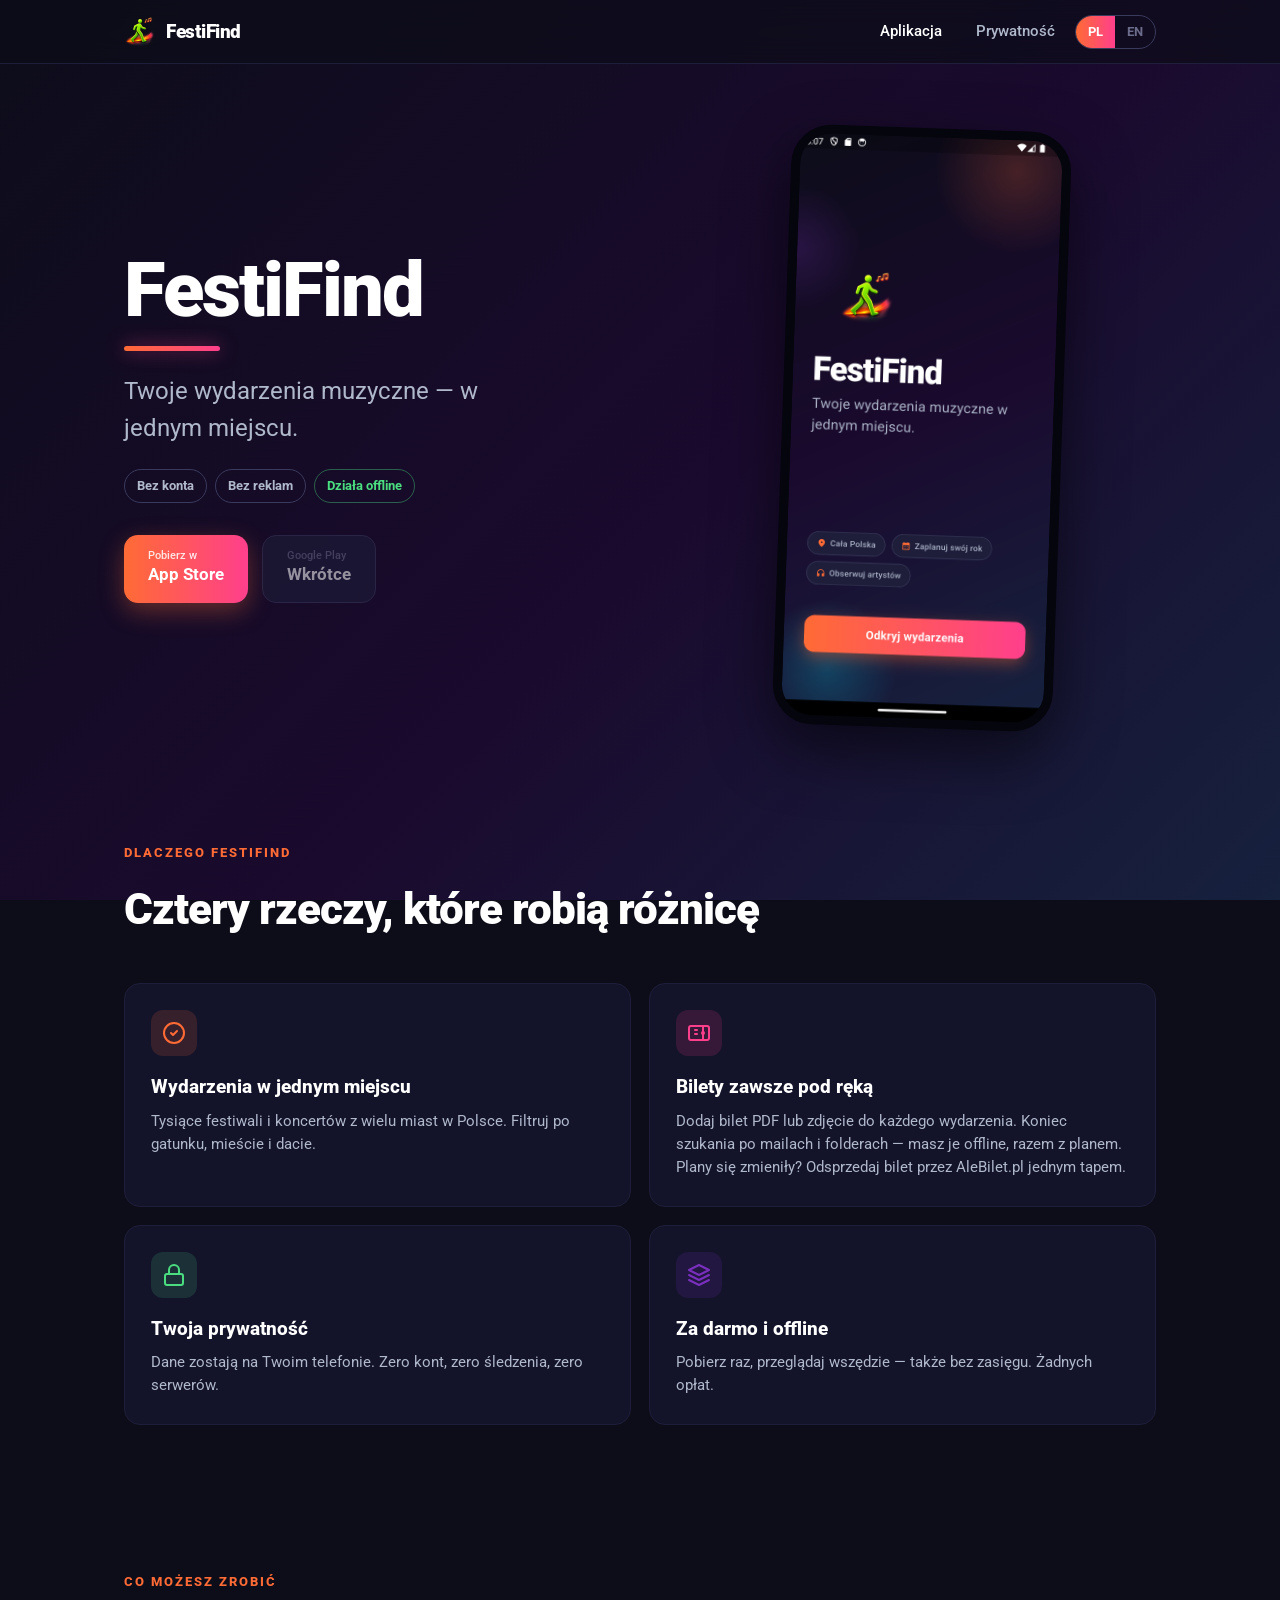
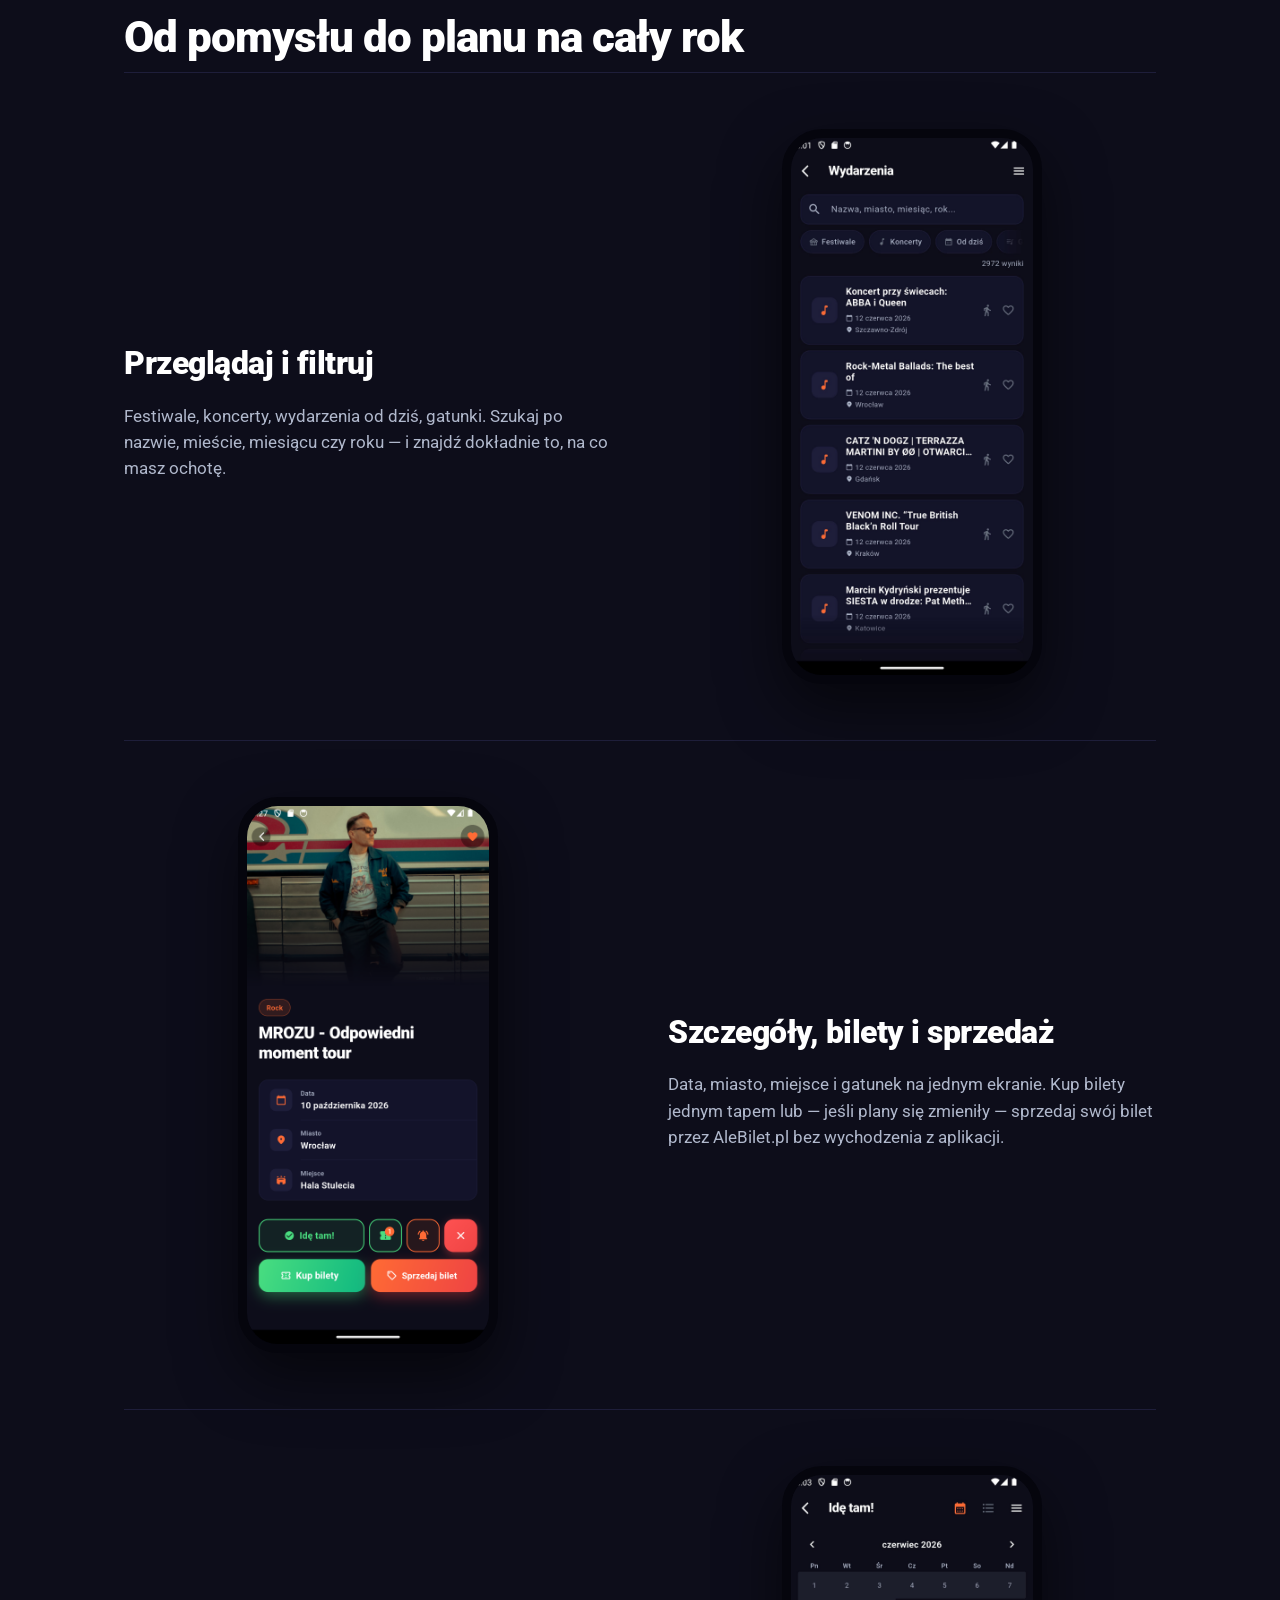
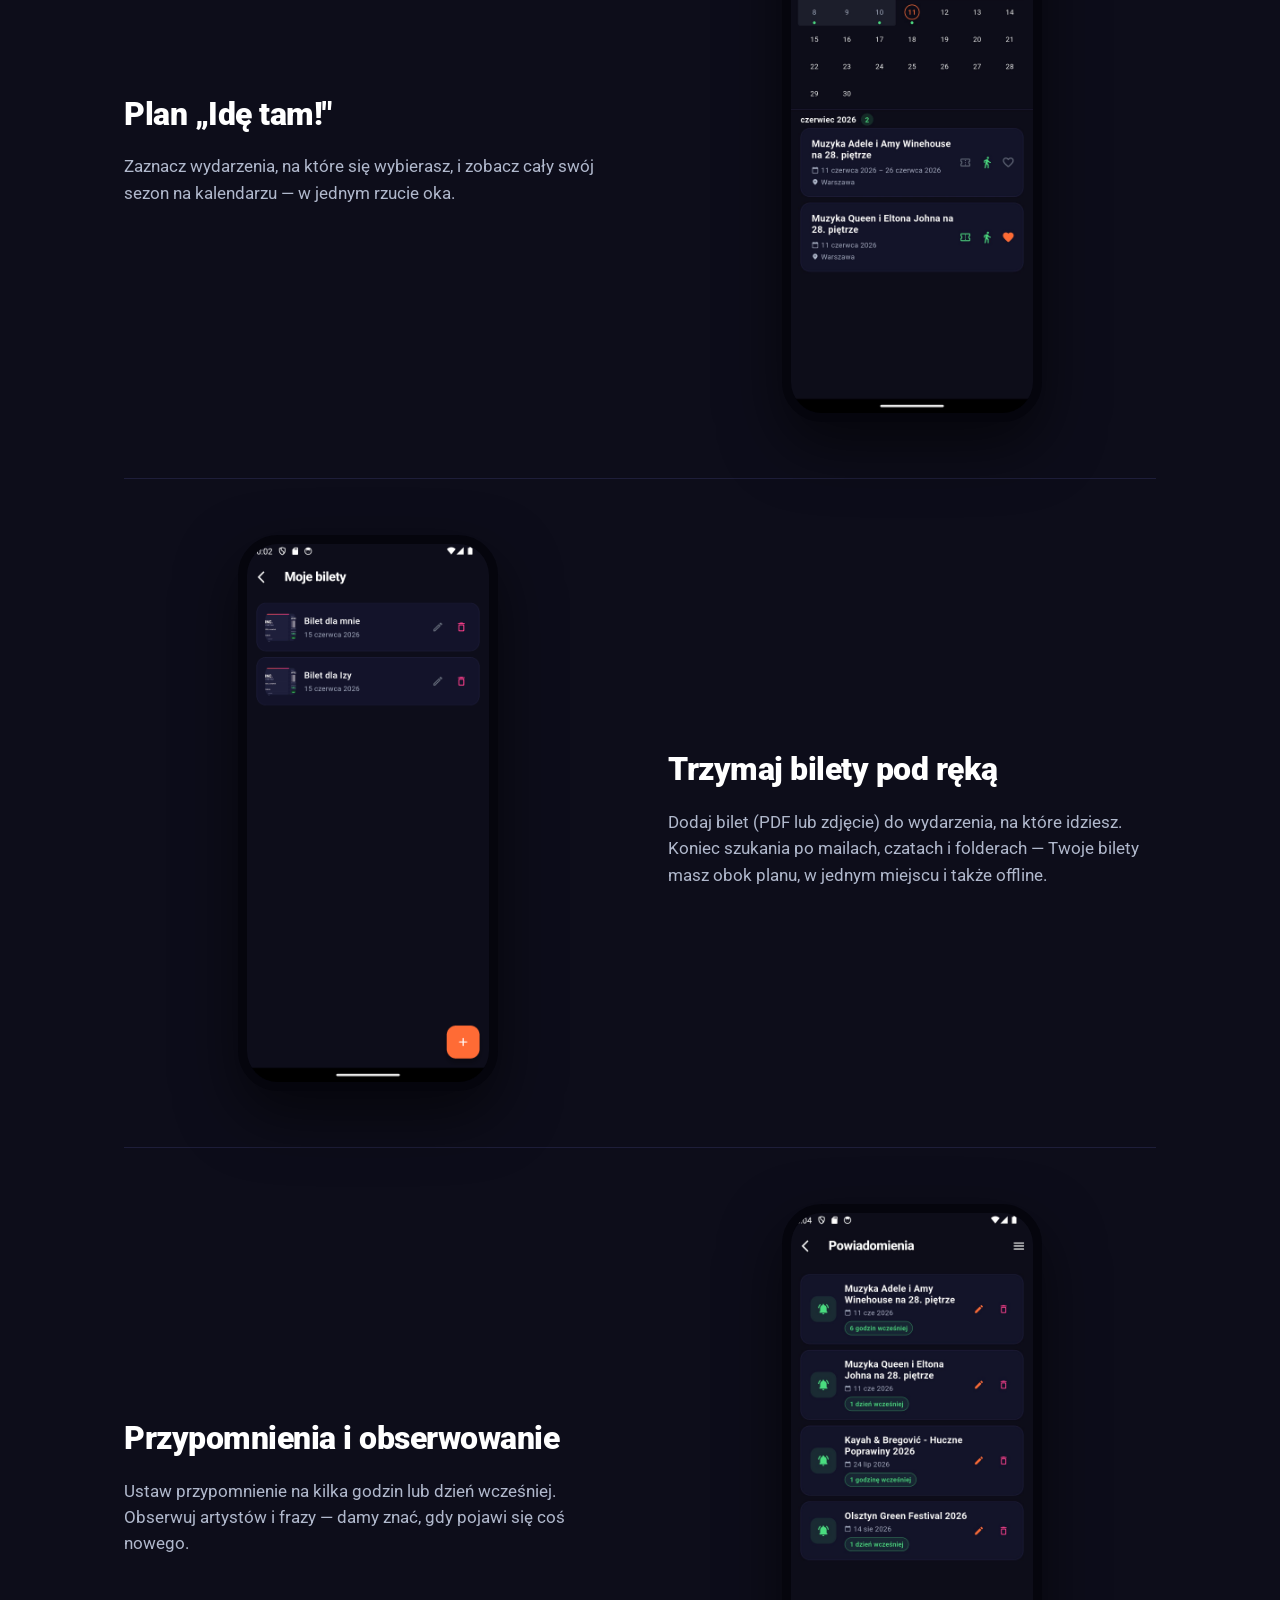
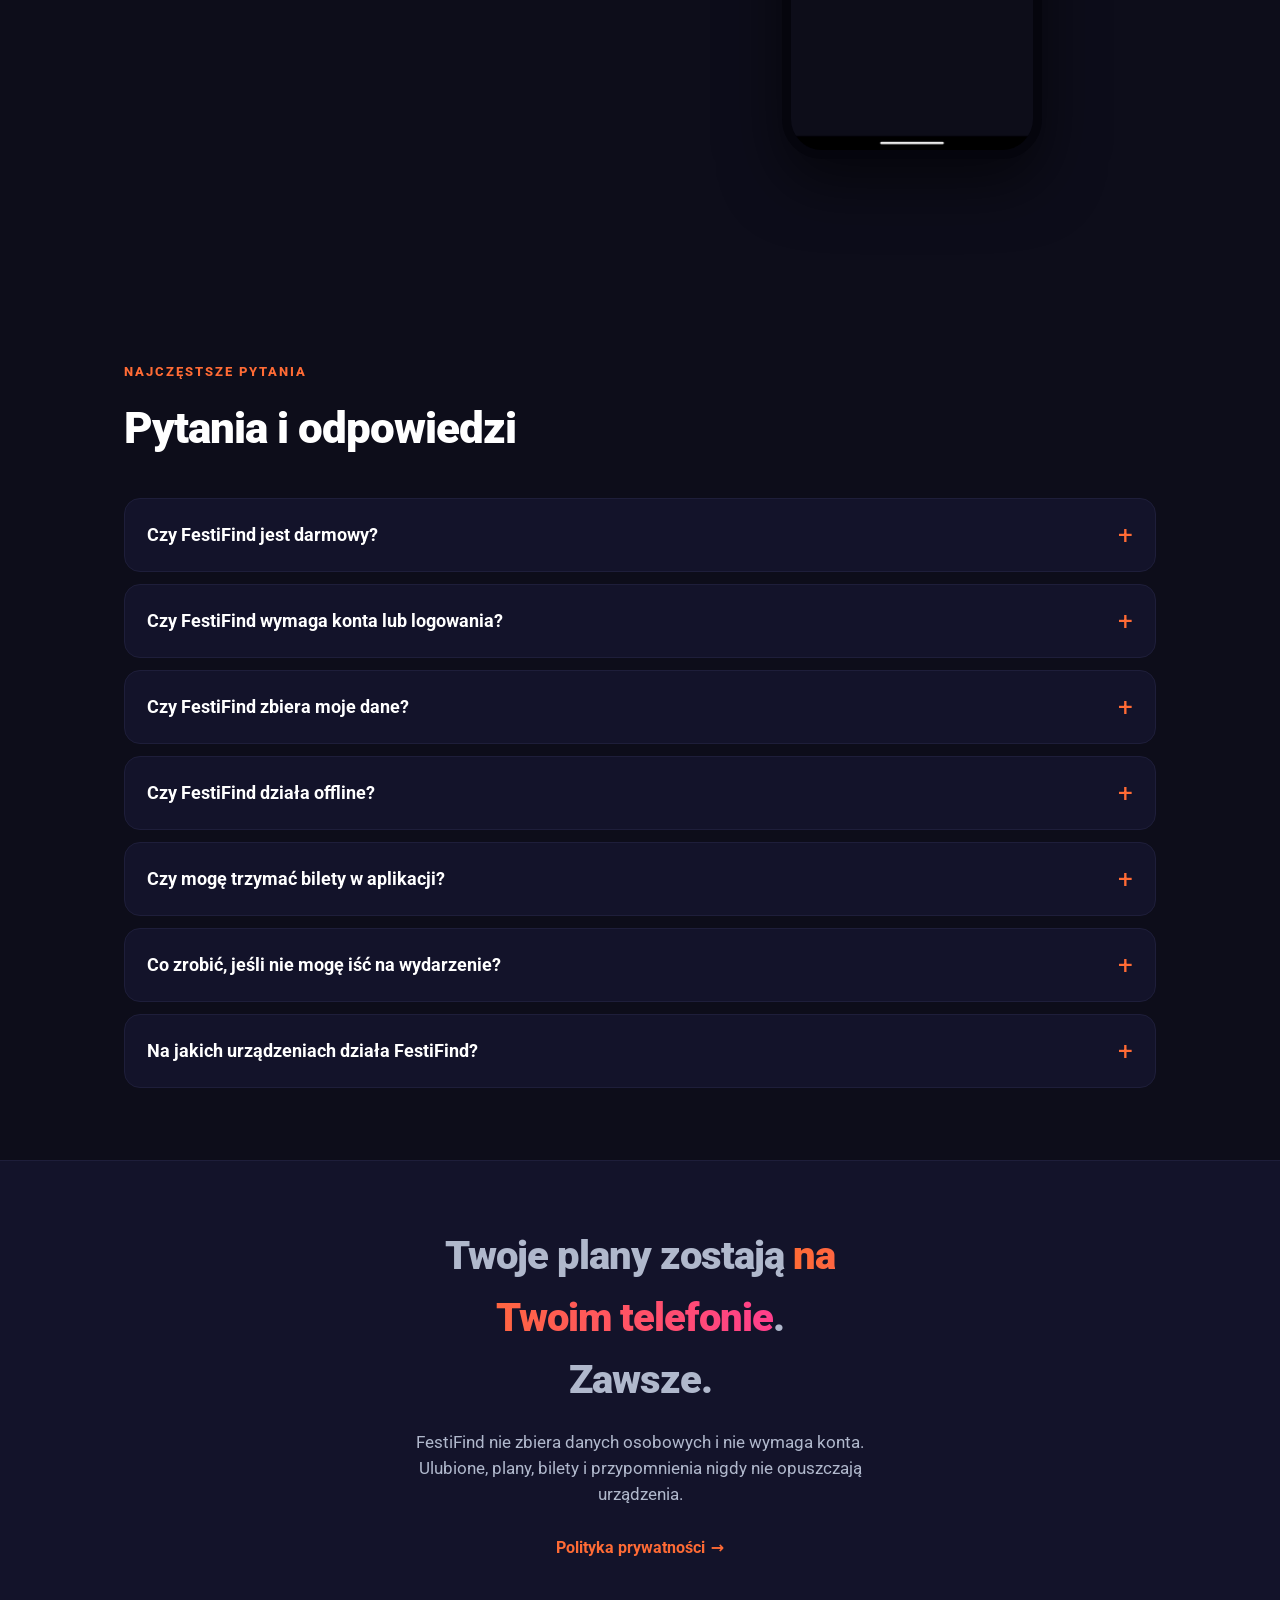
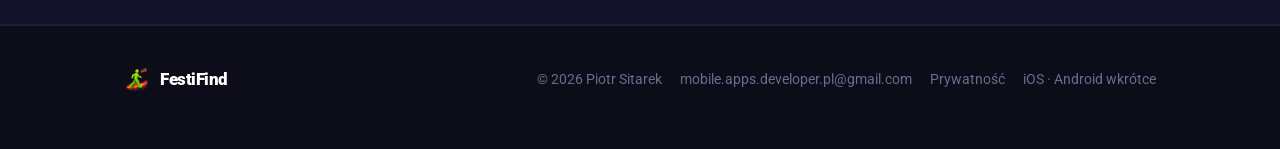
<file: index.html>
<!DOCTYPE html>
<html lang="pl">
<head>
<meta charset="UTF-8">
<meta name="viewport" content="width=device-width, initial-scale=1">
<meta name="color-scheme" content="dark">
<meta name="theme-color" content="#0D0D1A">
<title>FestiFind — festiwale i koncerty w Polsce</title>
<meta name="description" content="FestiFind — Twoje wydarzenia muzyczne w jednym miejscu. Bez konta, bez reklam, działa offline. Aplikacja na iOS (Android wkrótce).">
<link rel="canonical" href="https://piotrsitarek.github.io/festifind-privacy/">

<!-- Open Graph -->
<meta property="og:type" content="website">
<meta property="og:site_name" content="FestiFind">
<meta property="og:title" content="FestiFind — festiwale i koncerty w Polsce">
<meta property="og:description" content="Twoje wydarzenia muzyczne w jednym miejscu. Bez konta, bez reklam, offline.">
<meta property="og:url" content="https://piotrsitarek.github.io/festifind-privacy/">
<meta property="og:image" content="https://piotrsitarek.github.io/festifind-privacy/ogimage.png">
<meta property="og:image:width" content="1200">
<meta property="og:image:height" content="630">
<meta property="og:locale" content="pl_PL">
<meta property="og:locale:alternate" content="en_US">

<!-- Twitter Card -->
<meta name="twitter:card" content="summary_large_image">
<meta name="twitter:title" content="FestiFind — festiwale i koncerty w Polsce">
<meta name="twitter:description" content="Twoje wydarzenia muzyczne w jednym miejscu. Bez konta, bez reklam, offline.">
<meta name="twitter:image" content="https://piotrsitarek.github.io/festifind-privacy/ogimage.png">

<link rel="icon" href="favicon.png" type="image/png">
<link rel="apple-touch-icon" href="favicon.png">
<link rel="preconnect" href="https://fonts.googleapis.com">
<link rel="preconnect" href="https://fonts.gstatic.com" crossorigin>
<link href="https://fonts.googleapis.com/css2?family=Roboto:wght@400;500;700;900&display=swap" rel="stylesheet">
<link rel="stylesheet" href="style.css">

<!-- JSON-LD: aplikacja -->
<script type="application/ld+json">
{
  "@context": "https://schema.org",
  "@type": "SoftwareApplication",
  "name": "FestiFind",
  "operatingSystem": "iOS",
  "applicationCategory": "LifestyleApplication",
  "description": "Aplikacja mobilna do odkrywania festiwali i koncertów w Polsce. Offline-first, bez konta, bez reklam i bez śledzenia.",
  "url": "https://piotrsitarek.github.io/festifind-privacy/",
  "image": "https://piotrsitarek.github.io/festifind-privacy/ogimage.png",
  "downloadUrl": "https://apps.apple.com/pl/app/festifind/id6772433956",
  "inLanguage": ["pl", "en"],
  "author": { "@type": "Person", "name": "Piotr Sitarek" },
  "offers": { "@type": "Offer", "price": "0", "priceCurrency": "PLN" }
}
</script>

<!-- JSON-LD: FAQ -->
<script type="application/ld+json">
{
  "@context": "https://schema.org",
  "@type": "FAQPage",
  "mainEntity": [
    {
      "@type": "Question",
      "name": "Czy FestiFind jest darmowy?",
      "acceptedAnswer": { "@type": "Answer", "text": "Tak. FestiFind jest w pełni darmowy, bez reklam i bez płatności w aplikacji." }
    },
    {
      "@type": "Question",
      "name": "Czy FestiFind wymaga konta lub logowania?",
      "acceptedAnswer": { "@type": "Answer", "text": "Nie. Aplikacja działa bez rejestracji i logowania. Wszystkie dane są przechowywane lokalnie na Twoim telefonie." }
    },
    {
      "@type": "Question",
      "name": "Czy FestiFind zbiera moje dane?",
      "acceptedAnswer": { "@type": "Answer", "text": "Nie. FestiFind nie zbiera danych osobowych, nie korzysta z analityki ani śledzenia. Ulubione, plany i przypomnienia nie opuszczają urządzenia." }
    },
    {
      "@type": "Question",
      "name": "Czy FestiFind działa offline?",
      "acceptedAnswer": { "@type": "Answer", "text": "Tak. Po pobraniu danych przeglądasz wydarzenia bez internetu. Lista odświeża się przy starcie, gdy jest połączenie." }
    },
    {
      "@type": "Question",
      "name": "Czy mogę trzymać bilety w aplikacji?",
      "acceptedAnswer": { "@type": "Answer", "text": "Tak. Do wydarzeń z listy „Idę tam!” możesz dodać bilet w PDF lub jako zdjęcie i otworzyć go offline. Wszystkie Twoje bilety masz w jednym miejscu, obok planu." }
    },
    {
      "@type": "Question",
      "name": "Co zrobić, jeśli nie mogę iść na wydarzenie?",
      "acceptedAnswer": { "@type": "Answer", "text": "W ekranie szczegółów wydarzenia znajdziesz przycisk „Sprzedaj bilet”, który przeniesie Cię na AleBilet.pl — serwis odsprzedaży biletów w Polsce. FestiFind nie pobiera żadnej prowizji." }
    },
    {
      "@type": "Question",
      "name": "Na jakich urządzeniach działa FestiFind?",
      "acceptedAnswer": { "@type": "Answer", "text": "FestiFind jest dostępny na iOS w App Store. Wersja na Androida jest w przygotowaniu." }
    }
  ]
}
</script>
</head>
<body>

<nav class="nav">
  <div class="nav-inner">
    <a class="brand" href="index.html"><img src="icon.png" alt="FestiFind"><span class="brand-name">FestiFind</span></a>
    <div class="nav-links">
      <a class="active" href="index.html" aria-current="page"><span class="lang-pl">Aplikacja</span><span class="lang-en">App</span></a>
      <a href="prywatnosc.html"><span class="lang-pl">Prywatność</span><span class="lang-en">Privacy</span></a>
      <span class="lang-toggle lang-na" role="group" aria-label="Język / Language">
        <button id="btn-pl" class="on" onclick="setLang('pl')">PL</button>
        <button id="btn-en" onclick="setLang('en')">EN</button>
      </span>
    </div>
  </div>
</nav>

<header class="hero">
  <div class="wrap hero-inner">
    <div>
      <h1>FestiFind</h1>
      <p class="lead">
        <span class="lang-pl">Twoje wydarzenia muzyczne — w jednym miejscu.</span>
        <span class="lang-en">Your music events — in one place.</span>
      </p>
      <div class="sub">
        <span class="tag"><span class="lang-pl">Bez konta</span><span class="lang-en">No account</span></span>
        <span class="tag"><span class="lang-pl">Bez reklam</span><span class="lang-en">No ads</span></span>
        <span class="tag green"><span class="lang-pl">Działa offline</span><span class="lang-en">Works offline</span></span>
      </div>
      <div class="cta-row">
        <a class="btn primary" href="https://apps.apple.com/pl/app/festifind/id6772433956?l=pl" aria-label="App Store">
          <span>
            <span class="store-sub"><span class="lang-pl">Pobierz w</span><span class="lang-en">Download on the</span></span>
            <span class="store-name">App Store</span>
          </span>
        </a>
        <span class="btn soon">
          <span>
            <span class="store-sub">Google Play</span>
            <span class="store-name"><span class="lang-pl">Wkrótce</span><span class="lang-en">Coming soon</span></span>
          </span>
        </span>
      </div>
    </div>
    <div class="phone"><img src="screen1.png" alt="Ekran powitalny FestiFind"></div>
  </div>
</header>

<section class="section">
  <div class="wrap">
    <span class="eyebrow"><span class="lang-pl">Dlaczego FestiFind</span><span class="lang-en">Why FestiFind</span></span>
    <h2><span class="lang-pl">Cztery rzeczy, które robią różnicę</span><span class="lang-en">Four things that make the difference</span></h2>
    <div class="benefits">
      <div class="card">
      <div class="ic" style="background:rgba(255,107,53,.15)">
        <svg width="24" height="24" viewBox="0 0 24 24" fill="none"
             stroke="#FF6B35" stroke-width="2" stroke-linecap="round" stroke-linejoin="round">
          <circle cx="12" cy="12" r="10"/>
          <path d="M9 12l2 2 4-4"/>
        </svg>
      </div>
        <h3><span class="lang-pl">Wydarzenia w jednym miejscu</span><span class="lang-en">Events in one place</span></h3>
        <p><span class="lang-pl">Tysiące festiwali i koncertów z wielu miast w Polsce. Filtruj po gatunku, mieście i dacie.</span><span class="lang-en">Thousands of festivals and concerts from cities across Poland. Filter by genre, city and date.</span></p>
      </div>
      <div class="card">
        <div class="ic" style="background:rgba(255, 63, 140, 0.15)">
          <svg width="24" height="24" viewBox="0 0 24 24" fill="none"
               stroke="#FF3F8C" stroke-width="2" stroke-linecap="round" stroke-linejoin="round">
            <rect x="2" y="5" width="20" height="14" rx="2"/>
            <path d="M16 5v14M8 9h2M8 13h2"/>
            <circle cx="16" cy="12" r="2" fill="#FF3F8C" stroke="none"/>
          </svg>
        </div>
        <h3><span class="lang-pl">Bilety zawsze pod ręką</span><span class="lang-en">Tickets always handy</span></h3>
        <p><span class="lang-pl">Dodaj bilet PDF lub zdjęcie do każdego wydarzenia. Koniec szukania po mailach i folderach — masz je offline, razem z planem. Plany się zmieniły? Odsprzedaj bilet przez AleBilet.pl jednym tapem.</span><span class="lang-en">Attach a PDF or photo ticket to any event — find it offline, right next to your plan. No more digging through emails. Plans changed? Resell your ticket on AleBilet.pl in one tap.</span></p>
      </div>
      <div class="card">
        <div class="ic" style="background:rgba(74,222,128,.15)">
          <svg width="24" height="24" viewBox="0 0 24 24" fill="none" stroke="#4ADE80" stroke-width="2" stroke-linecap="round" stroke-linejoin="round"><rect x="3" y="11" width="18" height="11" rx="2"/><path d="M7 11V7a5 5 0 0 1 10 0v4"/></svg>
        </div>
        <h3><span class="lang-pl">Twoja prywatność</span><span class="lang-en">Your privacy</span></h3>
        <p><span class="lang-pl">Dane zostają na Twoim telefonie. Zero kont, zero śledzenia, zero serwerów.</span><span class="lang-en">Your data stays on your phone. No accounts, no tracking, no servers.</span></p>
      </div>
      <div class="card">
        <div class="ic" style="background: rgba(123, 47, 190, 0.15)">
          <svg width="24" height="24" viewBox="0 0 24 24" fill="none" stroke="#7B2FBE" stroke-width="2" stroke-linecap="round" stroke-linejoin="round"><path d="M12 2L2 7l10 5 10-5-10-5z"/><path d="M2 17l10 5 10-5"/><path d="M2 12l10 5 10-5"/></svg>
        </div>
        <h3><span class="lang-pl">Za darmo i offline</span><span class="lang-en">Free and offline</span></h3>
        <p><span class="lang-pl">Pobierz raz, przeglądaj wszędzie — także bez zasięgu. Żadnych opłat.</span><span class="lang-en">Download once, browse anywhere — even without signal. No fees.</span></p>
      </div>
    </div>
  </div>
</section>

<section class="section">
  <div class="wrap">
    <span class="eyebrow"><span class="lang-pl">Co możesz zrobić</span><span class="lang-en">What you can do</span></span>
    <h2><span class="lang-pl">Od pomysłu do planu na cały rok</span><span class="lang-en">From an idea to a plan for the whole year</span></h2>

    <div class="feature">
      <div class="feature-text">
        <h3><span class="lang-pl">Przeglądaj i filtruj</span><span class="lang-en">Browse and filter</span></h3>
        <p><span class="lang-pl">Festiwale, koncerty, wydarzenia od dziś, gatunki. Szukaj po nazwie, mieście, miesiącu czy roku — i znajdź dokładnie to, na co masz ochotę.</span><span class="lang-en">Festivals, concerts, events from today, genres. Search by name, city, month or year — and find exactly what you're in the mood for.</span></p>
      </div>
      <div class="phone"><img src="screen2.png" alt="Lista i filtry wydarzeń" loading="lazy"></div>
    </div>

    <div class="feature reverse">
      <div class="feature-text">
        <h3><span class="lang-pl">Szczegóły, bilety i sprzedaż</span><span class="lang-en">Details, tickets and resale</span></h3>
        <p><span class="lang-pl">Data, miasto, miejsce i gatunek na jednym ekranie. Kup bilety jednym tapem lub — jeśli plany się zmieniły — sprzedaj swój bilet przez AleBilet.pl bez wychodzenia z aplikacji.</span><span class="lang-en">Date, city, venue and genre on a single screen. Buy tickets in one tap or — if plans change — resell your ticket on AleBilet.pl without leaving the app.</span></p>
      </div>
      <div class="phone"><img src="screen3.png" alt="Szczegóły wydarzenia z przyciskami Kup bilety i Sprzedaj bilet" loading="lazy"></div>
    </div>

    <div class="feature">
      <div class="feature-text">
        <h3><span class="lang-pl">Plan „Idę tam!"</span><span class="lang-en">Your "I'm going!" plan</span></h3>
        <p><span class="lang-pl">Zaznacz wydarzenia, na które się wybierasz, i zobacz cały swój sezon na kalendarzu — w jednym rzucie oka.</span><span class="lang-en">Mark the events you're going to and see your whole season on a calendar — at a glance.</span></p>
      </div>
      <div class="phone"><img src="screen5.png" alt="Kalendarz wydarzeń Idę tam" loading="lazy"></div>
    </div>

    <div class="feature reverse">
      <div class="feature-text">
        <h3><span class="lang-pl">Trzymaj bilety pod ręką</span><span class="lang-en">Keep your tickets handy</span></h3>
        <p><span class="lang-pl">Dodaj bilet (PDF lub zdjęcie) do wydarzenia, na które idziesz. Koniec szukania po mailach, czatach i folderach — Twoje bilety masz obok planu, w jednym miejscu i także offline.</span><span class="lang-en">Attach a ticket (PDF or photo) to the event you're going to. No more digging through emails, chats and folders — your tickets sit next to your plan, in one place and even offline.</span></p>
      </div>
      <div class="phone"><img src="screen6.png" alt="Bilety przypięte do wydarzenia" loading="lazy"></div>
    </div>

    <div class="feature">
      <div class="feature-text">
        <h3><span class="lang-pl">Przypomnienia i obserwowanie</span><span class="lang-en">Reminders and watching</span></h3>
        <p><span class="lang-pl">Ustaw przypomnienie na kilka godzin lub dzień wcześniej. Obserwuj artystów i frazy — damy znać, gdy pojawi się coś nowego.</span><span class="lang-en">Set a reminder hours or a day ahead. Watch artists and keywords — we'll let you know when something new shows up.</span></p>
      </div>
      <div class="phone"><img src="screen4.png" alt="Powiadomienia i przypomnienia" loading="lazy"></div>
    </div>
  </div>
</section>

<section class="section faq">
  <div class="wrap">
    <span class="eyebrow"><span class="lang-pl">Najczęstsze pytania</span><span class="lang-en">FAQ</span></span>
    <h2><span class="lang-pl">Pytania i odpowiedzi</span><span class="lang-en">Questions and answers</span></h2>
    <div class="faq-list">
      <details>
        <summary><span class="lang-pl">Czy FestiFind jest darmowy?</span><span class="lang-en">Is FestiFind free?</span></summary>
        <p><span class="lang-pl">Tak. FestiFind jest w pełni darmowy, bez reklam i bez płatności w aplikacji.</span><span class="lang-en">Yes. FestiFind is completely free, with no ads and no in-app purchases.</span></p>
      </details>
      <details>
        <summary><span class="lang-pl">Czy FestiFind wymaga konta lub logowania?</span><span class="lang-en">Does FestiFind require an account or sign-in?</span></summary>
        <p><span class="lang-pl">Nie. Aplikacja działa bez rejestracji i logowania. Wszystkie dane są przechowywane lokalnie na Twoim telefonie.</span><span class="lang-en">No. The app works without registration or sign-in. All data is stored locally on your phone.</span></p>
      </details>
      <details>
        <summary><span class="lang-pl">Czy FestiFind zbiera moje dane?</span><span class="lang-en">Does FestiFind collect my data?</span></summary>
        <p><span class="lang-pl">Nie. FestiFind nie zbiera danych osobowych, nie korzysta z analityki ani śledzenia. Ulubione, plany i przypomnienia nie opuszczają urządzenia.</span><span class="lang-en">No. FestiFind collects no personal data and uses no analytics or tracking. Your favourites, plans and reminders never leave your device.</span></p>
      </details>
      <details>
        <summary><span class="lang-pl">Czy FestiFind działa offline?</span><span class="lang-en">Does FestiFind work offline?</span></summary>
        <p><span class="lang-pl">Tak. Po pobraniu danych przeglądasz wydarzenia bez internetu. Lista odświeża się przy starcie, gdy jest połączenie.</span><span class="lang-en">Yes. Once data is downloaded, you browse events without internet. The list refreshes on launch when you're online.</span></p>
      </details>
      <details>
        <summary><span class="lang-pl">Czy mogę trzymać bilety w aplikacji?</span><span class="lang-en">Can I keep my tickets in the app?</span></summary>
        <p><span class="lang-pl">Tak. Do wydarzeń z listy „Idę tam!" dodasz bilet w PDF lub jako zdjęcie i otworzysz go offline — Twoje bilety masz w jednym miejscu, obok planu.</span><span class="lang-en">Yes. You can attach a PDF or photo ticket to events on your "I'm going!" list and open it offline — your tickets in one place, next to your plan.</span></p>
      </details>
      <details>
        <summary><span class="lang-pl">Co zrobić, jeśli nie mogę iść na wydarzenie?</span><span class="lang-en">What if I can't make it to an event?</span></summary>
        <p><span class="lang-pl">W ekranie szczegółów wydarzenia znajdziesz przycisk „Sprzedaj bilet", który przeniesie Cię na AleBilet.pl — serwis odsprzedaży biletów w Polsce. FestiFind nie pobiera żadnej prowizji.</span><span class="lang-en">On the event details screen you'll find a "Sell ticket" button that takes you to AleBilet.pl — a ticket resale platform in Poland. FestiFind takes no commission.</span></p>
      </details>
      <details>
        <summary><span class="lang-pl">Na jakich urządzeniach działa FestiFind?</span><span class="lang-en">Which devices does FestiFind support?</span></summary>
        <p><span class="lang-pl">FestiFind jest dostępny na iOS w App Store. Wersja na Androida jest w przygotowaniu.</span><span class="lang-en">FestiFind is available on iOS in the App Store. An Android version is in the works.</span></p>
      </details>
    </div>
  </div>
</section>

<section class="privacy-band">
  <div class="wrap">
    <p class="big"><span class="lang-pl">Twoje plany zostają <span class="hl">na Twoim telefonie</span>. Zawsze.</span><span class="lang-en">Your plans stay <span class="hl">on your phone</span>. Always.</span></p>
    <p><span class="lang-pl">FestiFind nie zbiera danych osobowych i nie wymaga konta. Ulubione, plany, bilety i przypomnienia nigdy nie opuszczają urządzenia.</span><span class="lang-en">FestiFind collects no personal data and requires no account. Your favourites, plans, tickets and reminders never leave your device.</span></p>
    <a class="link-arrow" href="prywatnosc.html"><span class="lang-pl">Polityka prywatności</span><span class="lang-en">Privacy policy</span> →</a>
  </div>
</section>

<footer class="footer">
  <div class="wrap footer-inner">
    <a class="brand" href="index.html"><img src="icon.png" alt="" style="width:26px;height:26px;border-radius:7px">FestiFind</a>
    <div class="meta">
      <span>© 2026 Piotr Sitarek</span>
      <a href="mailto:mobile.apps.developer.pl@gmail.com">mobile.apps.developer.pl@gmail.com</a>
      <a href="prywatnosc.html"><span class="lang-pl">Prywatność</span><span class="lang-en">Privacy</span></a>
      <span class="lang-pl">iOS · Android wkrótce</span><span class="lang-en">iOS · Android soon</span>
    </div>
  </div>
</footer>

<script>
  function setLang(l){
    document.documentElement.classList.toggle('en', l === 'en');
    document.documentElement.lang = l;
    document.getElementById('btn-pl').classList.toggle('on', l === 'pl');
    document.getElementById('btn-en').classList.toggle('on', l === 'en');
    try { localStorage.setItem('ff_lang', l); } catch(e){}
  }
  (function(){ try { var s = localStorage.getItem('ff_lang'); if (s === 'en') setLang('en'); } catch(e){} })();
</script>
</body>
</html>
</file>
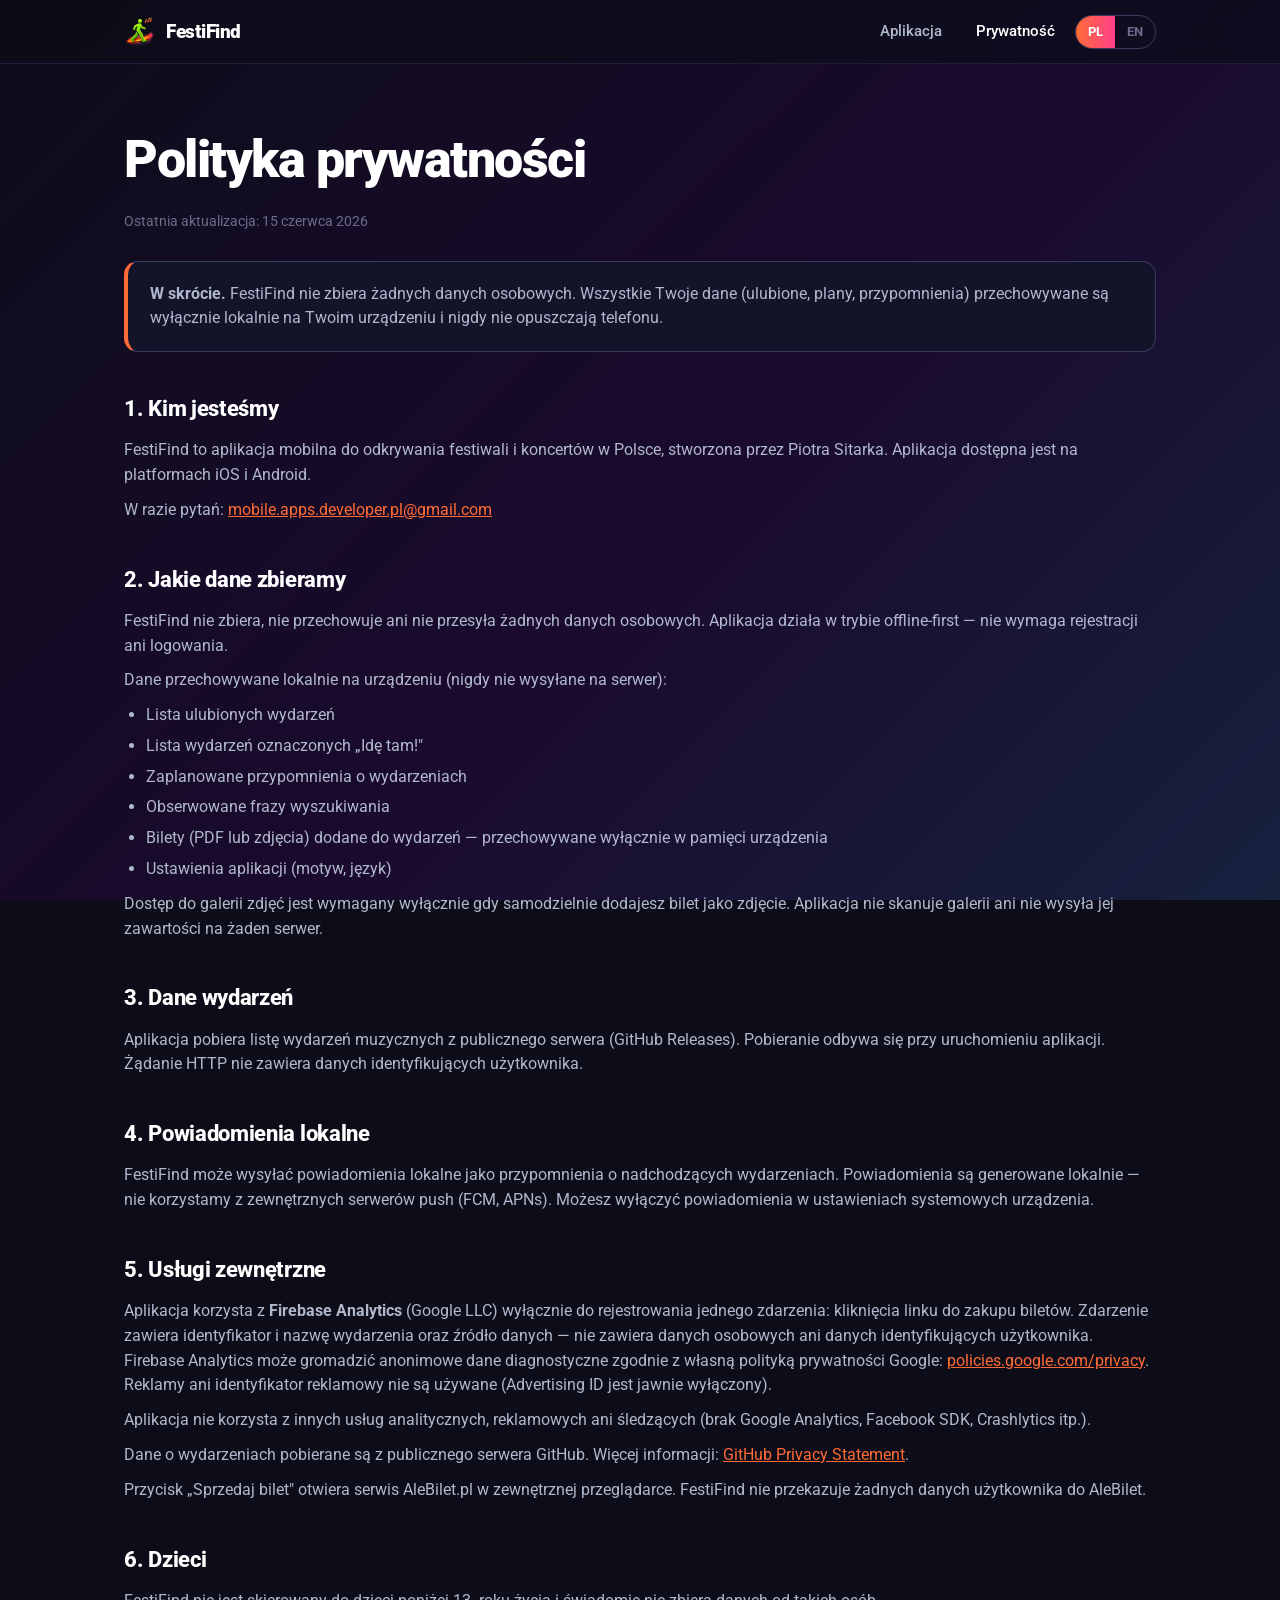
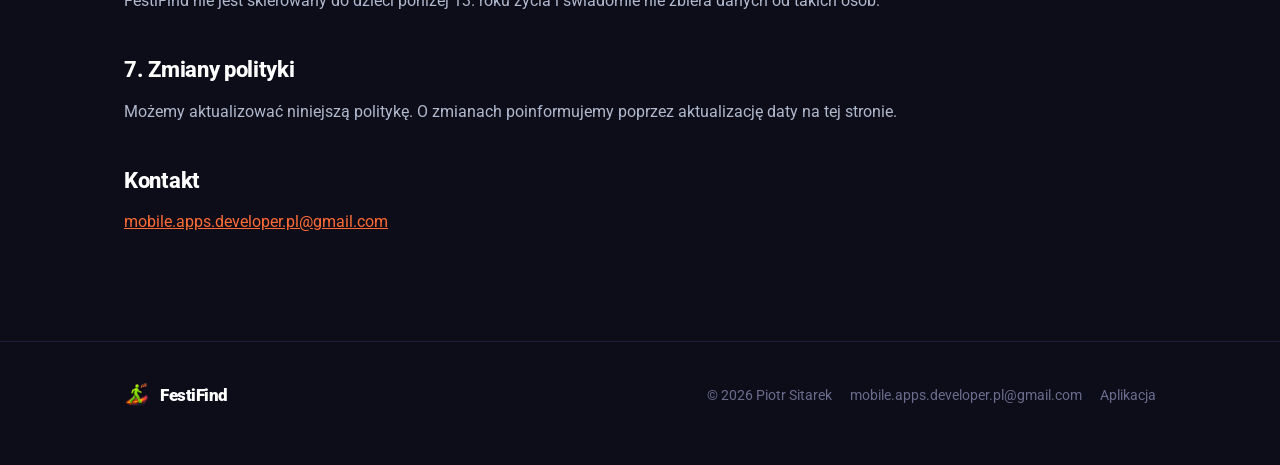
<file: prywatnosc.html>
<!DOCTYPE html>
<html lang="pl">
<head>
<meta charset="UTF-8">
<meta name="viewport" content="width=device-width, initial-scale=1">
<meta name="color-scheme" content="dark">
<meta name="theme-color" content="#0D0D1A">
<title>FestiFind — Polityka prywatności</title>
<meta name="description" content="Polityka prywatności FestiFind. Nie zbieramy danych osobowych — wszystko zostaje na Twoim telefonie.">
<link rel="canonical" href="https://piotrsitarek.github.io/festifind-privacy/prywatnosc.html">
<meta name="robots" content="noindex, follow">

<meta property="og:type" content="article">
<meta property="og:site_name" content="FestiFind">
<meta property="og:title" content="FestiFind — Polityka prywatności">
<meta property="og:description" content="Nie zbieramy danych osobowych — wszystko zostaje na Twoim telefonie.">
<meta property="og:url" content="https://piotrsitarek.github.io/festifind-privacy/prywatnosc.html">
<meta property="og:image" content="https://piotrsitarek.github.io/festifind-privacy/ogimage.png">
<meta property="og:image:width" content="1200">
<meta property="og:image:height" content="630">
<meta property="og:locale" content="pl_PL">
<meta property="og:locale:alternate" content="en_US">

<meta name="twitter:card" content="summary_large_image">
<meta name="twitter:title" content="FestiFind — Polityka prywatności">
<meta name="twitter:description" content="Nie zbieramy danych osobowych — wszystko zostaje na Twoim telefonie.">
<meta name="twitter:image" content="https://piotrsitarek.github.io/festifind-privacy/ogimage.png">

<link rel="icon" href="favicon.png" type="image/png">
<link rel="apple-touch-icon" href="favicon.png">
<link rel="preconnect" href="https://fonts.googleapis.com">
<link rel="preconnect" href="https://fonts.gstatic.com" crossorigin>
<link href="https://fonts.googleapis.com/css2?family=Roboto:wght@400;500;700;900&display=swap" rel="stylesheet">
<link rel="stylesheet" href="style.css">
</head>
<body>

<nav class="nav">
  <div class="nav-inner">
    <a class="brand" href="index.html"><img src="icon.png" alt="FestiFind"><span class="brand-name">FestiFind</span></a>
    <div class="nav-links">
      <a href="index.html"><span class="lang-pl">Aplikacja</span><span class="lang-en">App</span></a>
      <a class="active" href="prywatnosc.html" aria-current="page"><span class="lang-pl">Prywatność</span><span class="lang-en">Privacy</span></a>
      <span class="lang-toggle lang-na" role="group" aria-label="Język / Language">
        <button id="btn-pl" class="on" onclick="setLang('pl')">PL</button>
        <button id="btn-en" onclick="setLang('en')">EN</button>
      </span>
    </div>
  </div>
</nav>

<main class="policy">
  <div class="wrap">

    <!-- ====== PL ====== -->
    <div class="lang-pl">
      <h1>Polityka prywatności</h1>
      <p class="updated">Ostatnia aktualizacja: 15 czerwca 2026</p>
      <div class="tldr"><strong>W skrócie.</strong> FestiFind nie zbiera żadnych danych osobowych. Wszystkie Twoje dane (ulubione, plany, przypomnienia) przechowywane są wyłącznie lokalnie na Twoim urządzeniu i nigdy nie opuszczają telefonu.</div>

      <h2>1. Kim jesteśmy</h2>
      <p>FestiFind to aplikacja mobilna do odkrywania festiwali i koncertów w Polsce, stworzona przez Piotra Sitarka. Aplikacja dostępna jest na platformach iOS i Android.</p>
      <p>W razie pytań: <a class="inline" href="mailto:mobile.apps.developer.pl@gmail.com">mobile.apps.developer.pl@gmail.com</a></p>

      <h2>2. Jakie dane zbieramy</h2>
      <p>FestiFind nie zbiera, nie przechowuje ani nie przesyła żadnych danych osobowych. Aplikacja działa w trybie offline-first — nie wymaga rejestracji ani logowania.</p>
      <p>Dane przechowywane lokalnie na urządzeniu (nigdy nie wysyłane na serwer):</p>
      <ul>
        <li>Lista ulubionych wydarzeń</li>
        <li>Lista wydarzeń oznaczonych „Idę tam!"</li>
        <li>Zaplanowane przypomnienia o wydarzeniach</li>
        <li>Obserwowane frazy wyszukiwania</li>
        <li>Bilety (PDF lub zdjęcia) dodane do wydarzeń — przechowywane wyłącznie w pamięci urządzenia</li>
        <li>Ustawienia aplikacji (motyw, język)</li>
      </ul>
      <p>Dostęp do galerii zdjęć jest wymagany wyłącznie gdy samodzielnie dodajesz bilet jako zdjęcie. Aplikacja nie skanuje galerii ani nie wysyła jej zawartości na żaden serwer.</p>

      <h2>3. Dane wydarzeń</h2>
      <p>Aplikacja pobiera listę wydarzeń muzycznych z publicznego serwera (GitHub Releases). Pobieranie odbywa się przy uruchomieniu aplikacji. Żądanie HTTP nie zawiera danych identyfikujących użytkownika.</p>

      <h2>4. Powiadomienia lokalne</h2>
      <p>FestiFind może wysyłać powiadomienia lokalne jako przypomnienia o nadchodzących wydarzeniach. Powiadomienia są generowane lokalnie — nie korzystamy z zewnętrznych serwerów push (FCM, APNs). Możesz wyłączyć powiadomienia w ustawieniach systemowych urządzenia.</p>

      <h2>5. Usługi zewnętrzne</h2>
      <p>Aplikacja korzysta z <strong>Firebase Analytics</strong> (Google LLC) wyłącznie do rejestrowania jednego zdarzenia: kliknięcia linku do zakupu biletów. Zdarzenie zawiera identyfikator i nazwę wydarzenia oraz źródło danych — nie zawiera danych osobowych ani danych identyfikujących użytkownika. Firebase Analytics może gromadzić anonimowe dane diagnostyczne zgodnie z własną polityką prywatności Google: <a class="inline" href="https://policies.google.com/privacy">policies.google.com/privacy</a>. Reklamy ani identyfikator reklamowy nie są używane (Advertising ID jest jawnie wyłączony).</p>
      <p>Aplikacja nie korzysta z innych usług analitycznych, reklamowych ani śledzących (brak Google Analytics, Facebook SDK, Crashlytics itp.).</p>
      <p>Dane o wydarzeniach pobierane są z publicznego serwera GitHub. Więcej informacji: <a class="inline" href="https://docs.github.com/en/site-policy/privacy-policies/github-general-privacy-statement">GitHub Privacy Statement</a>.</p>
      <p>Przycisk „Sprzedaj bilet" otwiera serwis AleBilet.pl w zewnętrznej przeglądarce. FestiFind nie przekazuje żadnych danych użytkownika do AleBilet.</p>

      <h2>6. Dzieci</h2>
      <p>FestiFind nie jest skierowany do dzieci poniżej 13. roku życia i świadomie nie zbiera danych od takich osób.</p>

      <h2>7. Zmiany polityki</h2>
      <p>Możemy aktualizować niniejszą politykę. O zmianach poinformujemy poprzez aktualizację daty na tej stronie.</p>

      <h2>Kontakt</h2>
      <p><a class="inline" href="mailto:mobile.apps.developer.pl@gmail.com">mobile.apps.developer.pl@gmail.com</a></p>
    </div>

    <!-- ====== EN ====== -->
    <div class="lang-en">
      <h1>Privacy Policy</h1>
      <p class="updated">Last updated: 15 June 2026</p>
      <div class="tldr"><strong>In short.</strong> FestiFind collects no personal data. All of your data (favourites, plans, reminders) is stored only locally on your device and never leaves your phone.</div>

      <h2>1. Who we are</h2>
      <p>FestiFind is a mobile app for discovering festivals and concerts in Poland, created by Piotr Sitarek. The app is available on iOS and Android.</p>
      <p>Questions? <a class="inline" href="mailto:mobile.apps.developer.pl@gmail.com">mobile.apps.developer.pl@gmail.com</a></p>

      <h2>2. What data we collect</h2>
      <p>FestiFind does not collect, store or transmit any personal data. The app is offline-first — it requires no registration or sign-in.</p>
      <p>Data stored locally on your device (never sent to a server):</p>
      <ul>
        <li>Your list of favourite events</li>
        <li>Events marked as “I'm going!”</li>
        <li>Scheduled event reminders</li>
        <li>Watched search keywords</li>
        <li>Tickets (PDFs or photos) attached to events — stored only in your device’s local storage</li>
        <li>App settings (theme, language)</li>
      </ul>
      <p>Access to your photo library is requested only when you choose to attach a ticket as a photo. The app does not scan your gallery or send its contents anywhere.</p>

      <h2>3. Event data</h2>
      <p>The app downloads a list of music events from a public server (GitHub Releases). The download happens when the app starts. The HTTP request contains no user-identifying data.</p>

      <h2>4. Local notifications</h2>
      <p>FestiFind may send local notifications as reminders about upcoming events. Notifications are generated locally — we use no external push servers (FCM, APNs). You can turn notifications off in your device's system settings.</p>

      <h2>5. Third-party services</h2>
      <p>The app uses <strong>Firebase Analytics</strong> (Google LLC) solely to record one event: a tap on a ticket purchase link. The event contains the event identifier, name and data source — no personal data or user-identifying information is included. Firebase Analytics may collect anonymous diagnostic data under Google's own privacy policy: <a class="inline" href="https://policies.google.com/privacy">policies.google.com/privacy</a>. Advertising and the Advertising ID are not used (explicitly disabled).</p>
      <p>The app uses no other analytics, advertising or tracking services (no Google Analytics, Facebook SDK, Crashlytics, etc.).</p>
      <p>Event data is downloaded from a public GitHub server. More information: <a class="inline" href="https://docs.github.com/en/site-policy/privacy-policies/github-general-privacy-statement">GitHub Privacy Statement</a>.</p>
      <p>The &#8220;Sell ticket&#8221; button opens AleBilet.pl in an external browser. FestiFind does not share any user data with AleBilet.</p>

      <h2>6. Children</h2>
      <p>FestiFind is not directed at children under 13 and does not knowingly collect data from them.</p>

      <h2>7. Changes to this policy</h2>
      <p>We may update this policy. We will announce changes by updating the date on this page.</p>

      <h2>Contact</h2>
      <p><a class="inline" href="mailto:mobile.apps.developer.pl@gmail.com">mobile.apps.developer.pl@gmail.com</a></p>
      <p style="font-size:13px;color:var(--text-muted);margin-top:24px">The Polish version of this policy is the authoritative one.</p>
    </div>

  </div>
</main>

<footer class="footer">
  <div class="wrap footer-inner">
    <a class="brand" href="index.html"><img src="icon.png" alt="" style="width:26px;height:26px;border-radius:7px">FestiFind</a>
    <div class="meta">
      <span>© 2026 Piotr Sitarek</span>
      <a href="mailto:mobile.apps.developer.pl@gmail.com">mobile.apps.developer.pl@gmail.com</a>
      <a href="index.html"><span class="lang-pl">Aplikacja</span><span class="lang-en">App</span></a>
    </div>
  </div>
</footer>

<script>
  function setLang(l){
    document.documentElement.classList.toggle('en', l === 'en');
    document.documentElement.lang = l;
    document.getElementById('btn-pl').classList.toggle('on', l === 'pl');
    document.getElementById('btn-en').classList.toggle('on', l === 'en');
    try { localStorage.setItem('ff_lang', l); } catch(e){}
  }
  (function(){ try { var s = localStorage.getItem('ff_lang'); if (s === 'en') setLang('en'); } catch(e){} })();
</script>
</body>
</html>
</file>
<file: style.css>
/* FestiFind — strona WWW. Tokeny 1:1 z app_colors.dart (dark). */
:root {
  --bg-primary: #0D0D1A;
  --bg-surface: #13132A;
  --bg-elevated: #1E1E3A;
  --border: #1E1E3A;
  --border-strong: #3A3A5C;
  --text-primary: #FFFFFF;
  --text-secondary: #B0B8CC;
  --text-muted: #6B6B8C;
  --orange: #FF6B35;
  --pink: #FF3F8C;
  --green: #4ADE80;
  --purple: #7B2FBE;
  --grad-cta: linear-gradient(90deg, #FF6B35 0%, #FF3F8C 100%);
  /* tlo ekranow apki (settings/detail): topLeft -> bottomRight */
  --grad-bg: linear-gradient(135deg, #0D0D1A 0%, #1A0A2E 55%, #16213E 100%);
  --max: 1080px;
  --r: 16px;
  color-scheme: dark;
}

html { background: #0D0D1A; scroll-behavior: smooth; }

* { box-sizing: border-box; margin: 0; padding: 0; }
body {
  font-family: 'Roboto', system-ui, -apple-system, 'Segoe UI', sans-serif;
  background: var(--bg-primary);
  background-image: var(--grad-bg);
  background-attachment: fixed;
  color: var(--text-primary);
  line-height: 1.55;
  -webkit-font-smoothing: antialiased;
}
a { color: inherit; text-decoration: none; }
img { display: block; max-width: 100%; }

/* dostepnosc: widoczny focus dla nawigacji klawiatura */
:focus-visible { outline: 2px solid var(--orange); outline-offset: 3px; border-radius: 6px; }

/* ---------- FAQ ---------- */
.faq-list { margin-top: 36px; display: flex; flex-direction: column; gap: 12px; }
.faq details {
  background: var(--bg-surface); border: 1px solid var(--border); border-radius: var(--r);
  padding: 4px 22px;
}
.faq summary {
  list-style: none; cursor: pointer; padding: 18px 0; font-size: 18px; font-weight: 700;
  display: flex; align-items: center; justify-content: space-between; gap: 16px;
}
.faq summary::-webkit-details-marker { display: none; }
.faq summary::after {
  content: "+"; color: var(--orange); font-size: 26px; font-weight: 400; line-height: 1; flex: none;
  transition: transform .2s;
}
.faq details[open] summary::after { transform: rotate(45deg); }
.faq details p { color: var(--text-secondary); font-size: 16px; padding: 0 0 20px; margin: 0; max-width: 64ch; }

/* przelacznik jezyka: domyslnie PL widoczny, EN ukryty.
   <html class="en"> odwraca to. */
.en .lang-pl { display: none; }
:root:not(.en) .lang-en { display: none; }

.wrap { max-width: var(--max); margin: 0 auto; padding: 0 24px; }

/* ---------- NAV ---------- */
.nav {
  position: sticky; top: 0; z-index: 50;
  background: rgba(13, 13, 26, 0.72);
  backdrop-filter: blur(14px);
  border-bottom: 1px solid var(--border);
}
.nav-inner {
  max-width: var(--max); margin: 0 auto; padding: 12px 24px;
  display: flex; align-items: center; gap: 18px;
}
.brand { display: flex; align-items: center; gap: 10px; font-weight: 900; font-size: 19px; letter-spacing: -0.5px; }
.brand img { width: 32px; height: 32px; border-radius: 8px; }
.nav-links { margin-left: auto; display: flex; align-items: center; gap: 6px; }
.nav-links a {
  padding: 8px 14px; border-radius: 10px; font-size: 15px; font-weight: 500;
  color: var(--text-secondary); transition: background .15s, color .15s;
}
.nav-links a:hover { color: var(--text-primary); background: var(--bg-elevated); }
.nav-links a.active { color: var(--text-primary); }
.lang-toggle {
  display: inline-flex; border: 1px solid var(--border-strong); border-radius: 999px; overflow: hidden;
}
.lang-toggle button {
  background: transparent; border: none; color: var(--text-muted);
  font: inherit; font-size: 13px; font-weight: 700; padding: 6px 12px; cursor: pointer;
  transition: background .15s, color .15s;
}
.lang-toggle button.on { background: var(--grad-cta); color: #fff; }

/* ---------- HERO ---------- */
.hero { padding: 64px 0 40px; }
.hero-inner { display: grid; grid-template-columns: 1.05fr 0.95fr; gap: 48px; align-items: center; }
.hero-icon { width: 96px; height: 96px; border-radius: 22px; margin-bottom: 22px;
  box-shadow: 0 8px 40px rgba(255,107,53,.28); }
.hero h1 { font-size: clamp(44px, 7vw, 76px); font-weight: 900; letter-spacing: -2px; line-height: 0.98; }
/* sygnatura: swietlny slad jak pod ludzikiem w ikonie */
.hero h1::after {
  content: ""; display: block; width: 96px; height: 5px; margin-top: 18px; border-radius: 4px;
  background: var(--grad-cta); box-shadow: 0 0 18px rgba(255,63,140,.6);
}
.hero .lead { font-size: clamp(19px, 2.4vw, 24px); color: var(--text-secondary); margin-top: 22px; max-width: 30ch; }
.hero .sub { display: inline-flex; flex-wrap: wrap; gap: 8px; margin-top: 22px; }
.tag {
  font-size: 13px; font-weight: 700; padding: 6px 12px; border-radius: 999px;
  border: 1px solid var(--border-strong); color: var(--text-secondary);
}
.tag.green { color: var(--green); border-color: rgba(74,222,128,.4); }

.cta-row { display: flex; flex-wrap: wrap; gap: 14px; margin-top: 32px; }
.btn {
  display: inline-flex; align-items: center; gap: 10px;
  padding: 14px 24px; border-radius: 14px; font-weight: 700; font-size: 16px;
  border: 1px solid var(--border-strong); color: var(--text-primary); background: var(--bg-elevated);
  transition: transform .12s, box-shadow .15s;
}
.btn:hover { transform: translateY(-2px); }
.btn .store-sub { display: block; font-size: 11px; font-weight: 500; color: var(--text-muted); line-height: 1; margin-bottom: 2px; }
.btn .store-name { font-size: 17px; font-weight: 700; line-height: 1.1; }
.btn.primary { background: var(--grad-cta); border: none; box-shadow: 0 8px 24px rgba(255,107,53,.35); }
.btn.primary .store-sub { color: rgba(255,255,255,.85); }
.btn.soon { opacity: .55; cursor: default; }
.btn.soon:hover { transform: none; }

/* makieta telefonu */
.phone {
  margin: 0 auto; width: 280px; max-width: 100%;
  border: 9px solid #05050d; border-radius: 40px;
  background: #05050d; box-shadow: 0 24px 60px rgba(0,0,0,.55); overflow: hidden;
}
.phone img { width: 100%; display: block; }
.hero .phone { transform: rotate(2deg); }

/* ---------- SEKCJE ---------- */
.section { padding: 72px 0; }
.eyebrow { font-size: 13px; font-weight: 800; letter-spacing: 2px; text-transform: uppercase; color: var(--orange); }
.section h2 { font-size: clamp(30px, 4.4vw, 44px); font-weight: 900; letter-spacing: -1px; margin: 10px 0 0; }
.section .intro { color: var(--text-secondary); font-size: 18px; margin-top: 14px; max-width: 56ch; }

/* korzysci */
.benefits { display: grid; grid-template-columns: repeat(2, 1fr); gap: 18px; margin-top: 40px; }
.card {
  background: var(--bg-surface); border: 1px solid var(--border); border-radius: var(--r); padding: 26px;
}
.card .ic { width: 46px; height: 46px; border-radius: 12px; display: grid; place-items: center; font-size: 22px; margin-bottom: 16px; }
.card h3 { font-size: 19px; font-weight: 800; }
.card p { color: var(--text-secondary); font-size: 15px; margin-top: 8px; }

/* features alternating */
.feature { display: grid; grid-template-columns: 1fr 1fr; gap: 56px; align-items: center; padding: 56px 0; border-top: 1px solid var(--border); }
.feature.reverse .feature-text { order: 2; }
.feature .num { font-size: 14px; font-weight: 800; color: var(--text-muted); letter-spacing: 1px; }
.feature h3 { font-size: clamp(24px, 3vw, 32px); font-weight: 900; letter-spacing: -0.5px; margin: 8px 0 14px; }
.feature p { color: var(--text-secondary); font-size: 17px; }
.feature .phone { width: 260px; }

/* privacy band */
.privacy-band { background: var(--bg-surface); border-top: 1px solid var(--border); border-bottom: 1px solid var(--border); }
.privacy-band .wrap { padding-top: 64px; padding-bottom: 64px; text-align: center; }
.privacy-band .big { font-size: clamp(26px, 4vw, 40px); font-weight: 900; letter-spacing: -1px; max-width: 18ch; margin: 0 auto; }
.privacy-band .big .hl { background: var(--grad-cta); -webkit-background-clip: text; background-clip: text; color: transparent; }
.privacy-band p { color: var(--text-secondary); font-size: 17px; margin: 18px auto 28px; max-width: 52ch; }
.link-arrow { display: inline-flex; align-items: center; gap: 6px; font-weight: 700; color: var(--orange); }
.link-arrow:hover { gap: 10px; transition: gap .15s; }

/* ---------- POLITYKA PRYWATNOSCI ---------- */
.policy { padding: 56px 0 96px; }
.policy h1 { font-size: clamp(34px, 5vw, 52px); font-weight: 900; letter-spacing: -1.5px; }
.policy .updated { color: var(--text-muted); font-size: 14px; margin-top: 10px; }
.policy .tldr {
  background: var(--bg-surface); border: 1px solid var(--border-strong); border-left: 4px solid var(--orange);
  border-radius: 14px; padding: 20px 22px; margin: 28px 0 8px; color: var(--text-secondary); font-size: 16px;
}
.policy h2 { font-size: 22px; font-weight: 800; margin: 40px 0 12px; letter-spacing: -0.3px; }
.policy p { color: var(--text-secondary); font-size: 16px; margin: 10px 0; }
.policy ul { color: var(--text-secondary); font-size: 16px; margin: 10px 0 10px 22px; }
.policy li { margin: 6px 0; }
.policy a.inline { color: var(--orange); text-decoration: underline; }

/* ---------- FOOTER ---------- */
.footer { border-top: 1px solid var(--border); padding: 40px 0 56px; }
.footer-inner { display: flex; flex-wrap: wrap; gap: 16px 32px; align-items: center; }
.footer .brand { font-size: 17px; }
.footer .meta { margin-left: auto; display: flex; flex-wrap: wrap; gap: 18px; color: var(--text-muted); font-size: 14px; }
.footer .meta a:hover { color: var(--text-primary); }

/* ---------- RESPONSYWNOSC ---------- */
@media (max-width: 860px) {
  .hero-inner { grid-template-columns: 1fr; gap: 36px; text-align: center; }
  .hero .sub, .cta-row { justify-content: center; }
  .hero .lead { margin-left: auto; margin-right: auto; }
  .hero h1::after { margin-left: auto; margin-right: auto; }
  .hero .phone { order: 0; }
  .benefits { grid-template-columns: 1fr; }
  .benefits .card { text-align: center; }
  .card .ic { margin-left: auto; margin-right: auto; }
  .feature { grid-template-columns: 1fr; gap: 28px; text-align: center; }
  .feature.reverse .feature-text { order: 0; }
  .feature .phone { margin-inline: auto; }
  .brand-name { display: none; }
  .nav-inner { gap: 10px; }
  .nav-links { gap: 2px; }
  .nav-links a { padding: 8px 10px; font-size: 14px; }
  .footer .meta { margin-left: 0; }
}
@media (prefers-reduced-motion: reduce) {
  html { scroll-behavior: auto; }
  .hero .phone { transform: none; }
  .btn:hover { transform: none; }
}
</file>
